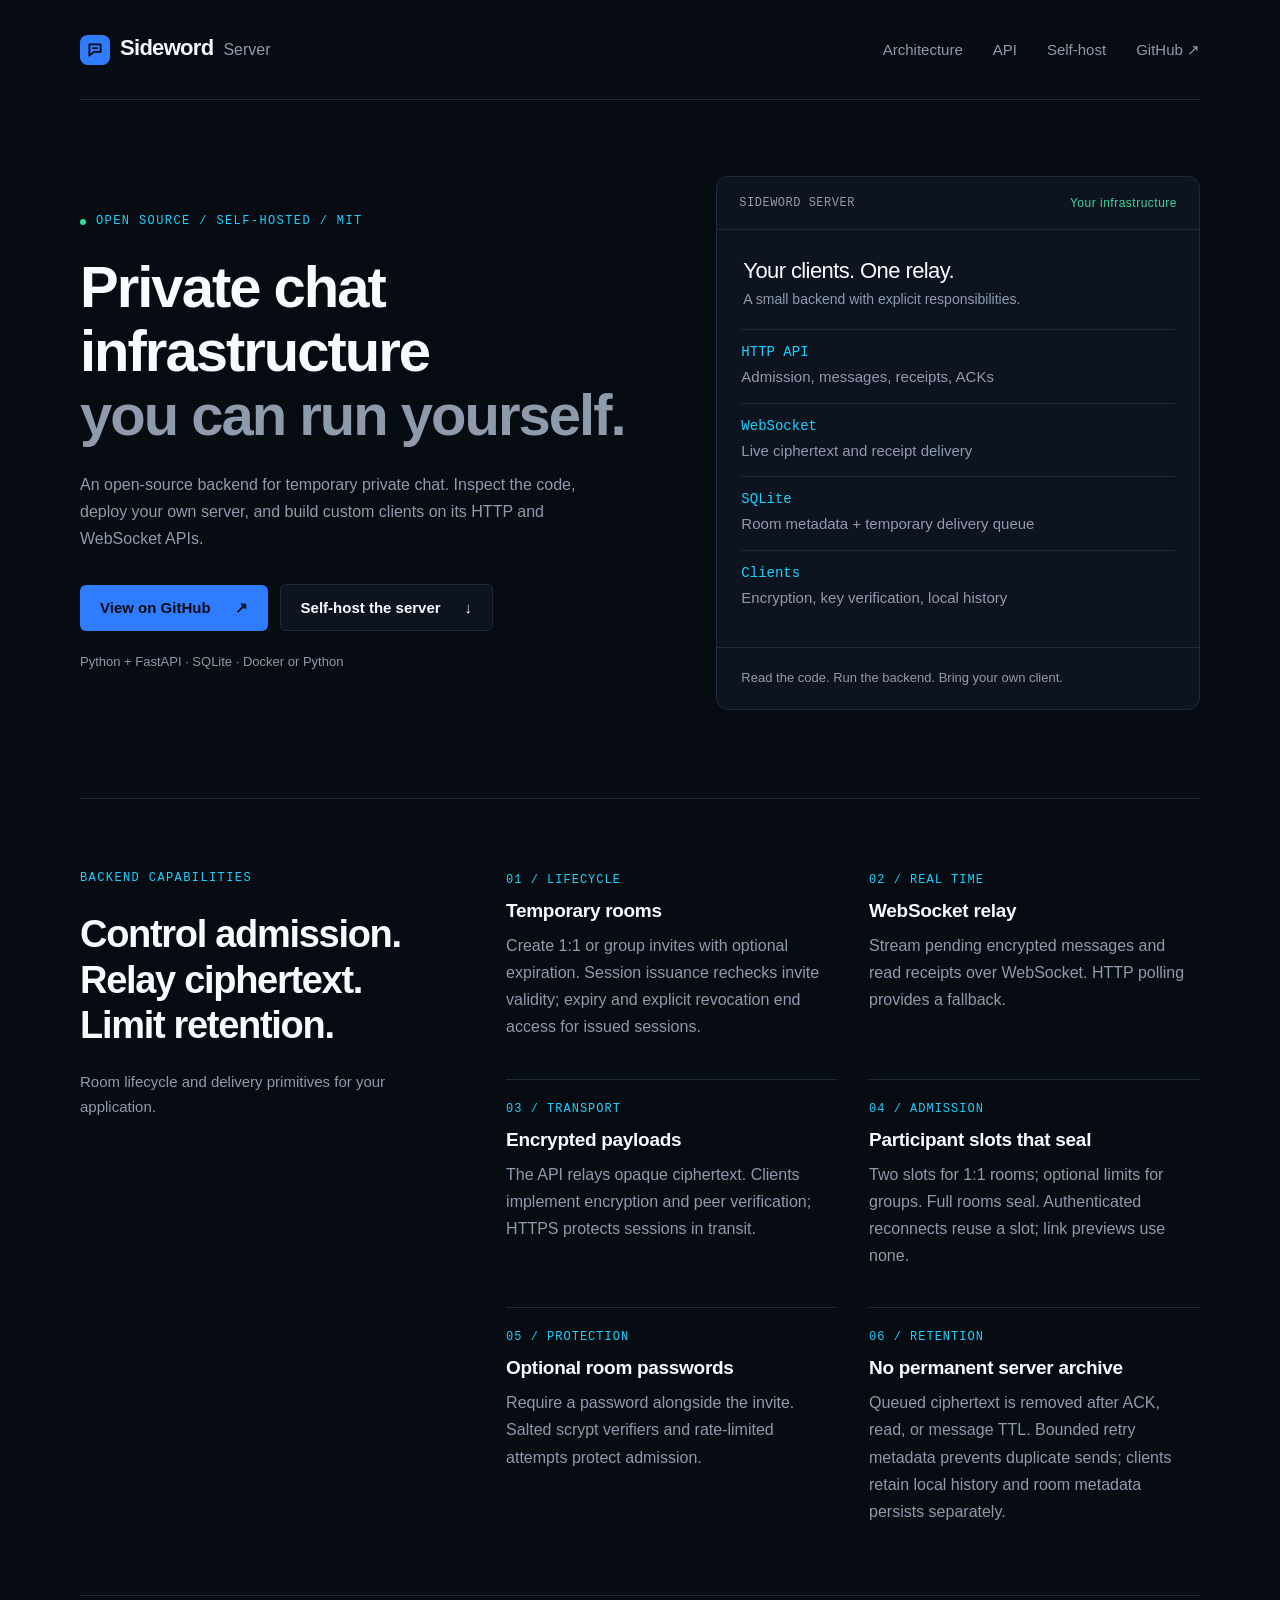
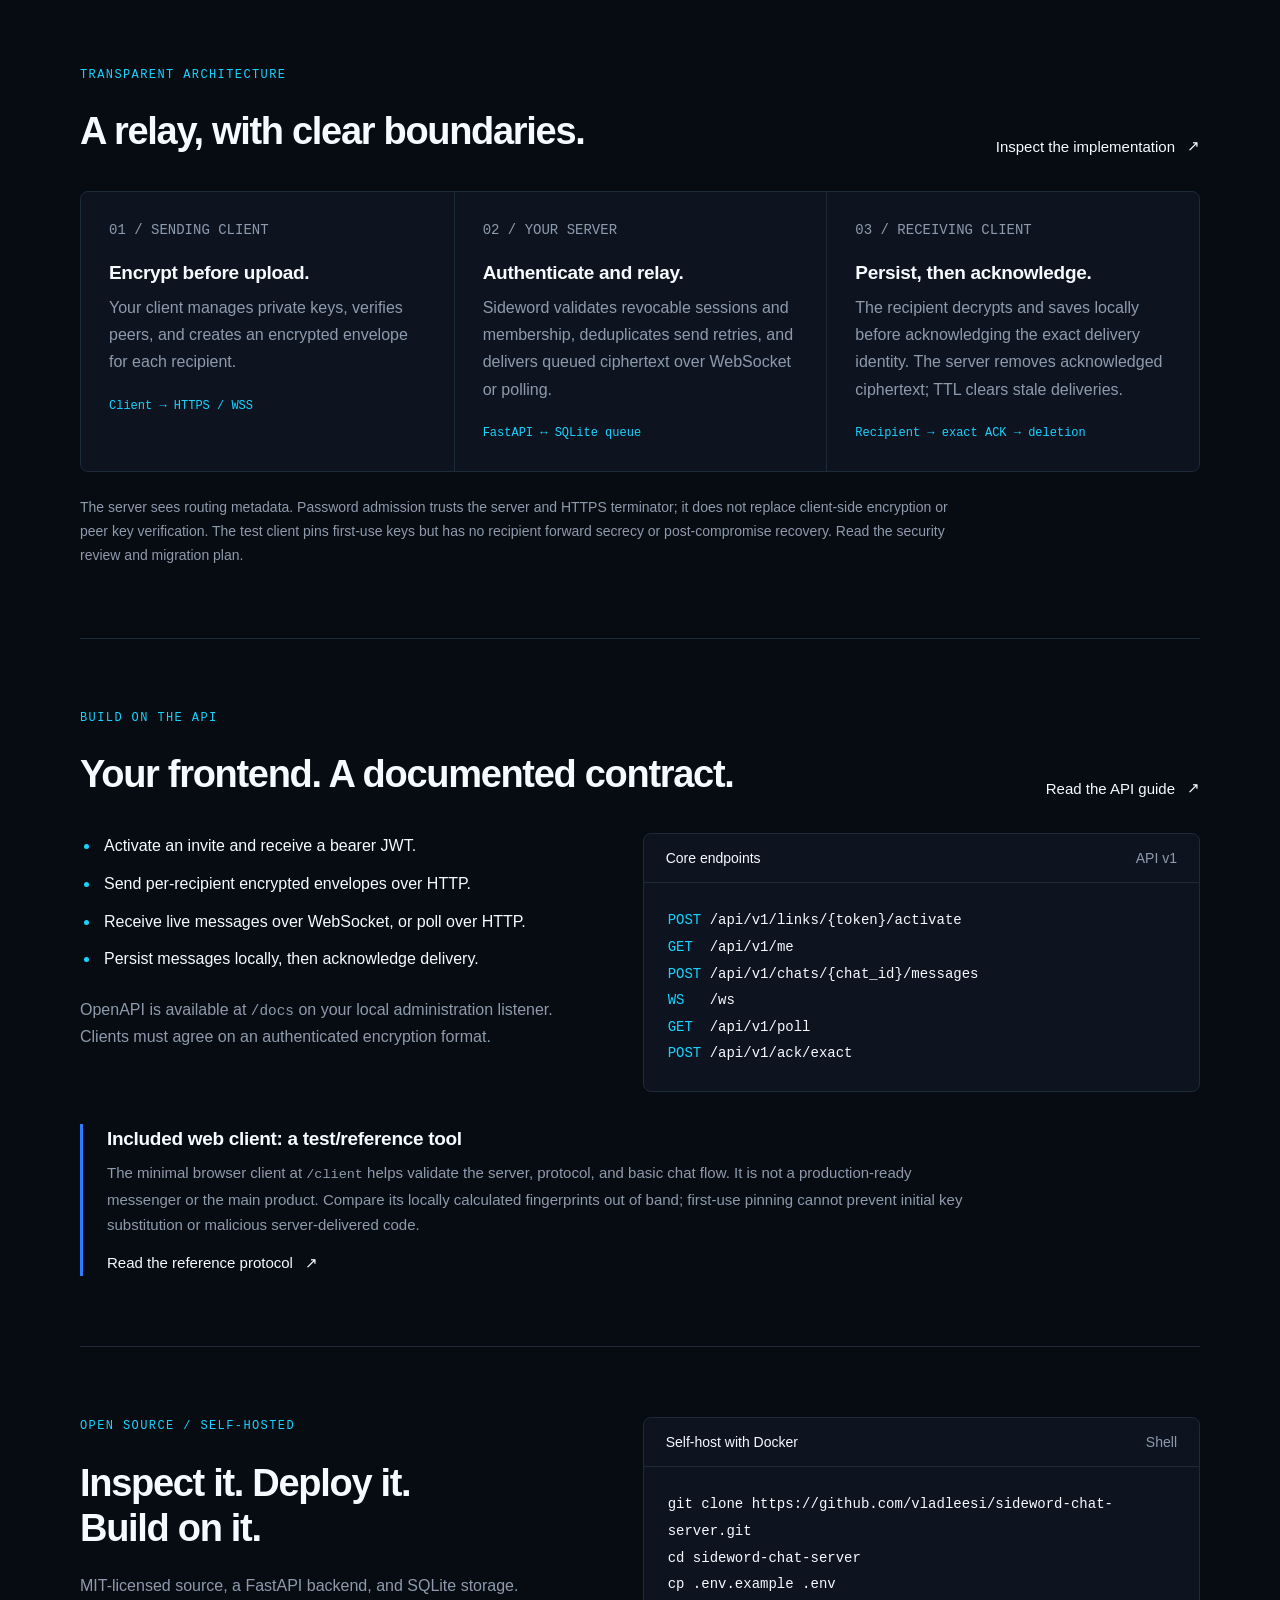
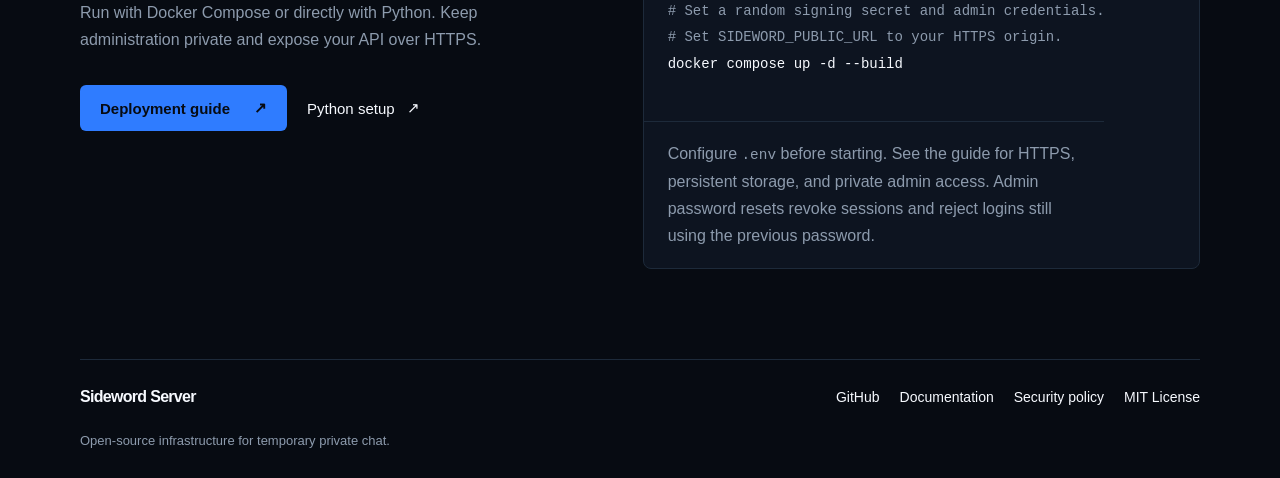
<file: docs/index.html>
<!doctype html>
<html lang="en">
<head>
  <meta charset="utf-8">
  <meta name="viewport" content="width=device-width, initial-scale=1">
  <meta name="color-scheme" content="dark">
  <meta name="theme-color" content="#070B12">
  <meta name="description" content="Open-source, self-hosted backend for temporary private chat. Build custom clients on HTTP and WebSocket APIs with expiring invites and encrypted payload relay.">
  <title>Sideword Server | Open-Source, Self-Hosted Chat Backend</title>
  <link rel="canonical" href="https://vladleesi.dev/sideword-chat-server/">
  <link rel="sitemap" type="application/xml" href="./sitemap.xml">
  <meta name="robots" content="index, follow, max-image-preview:large">
  <meta property="og:type" content="website">
  <meta property="og:site_name" content="Sideword Server">
  <meta property="og:locale" content="en_US">
  <meta property="og:title" content="Sideword Server | Open-Source, Self-Hosted Chat Backend">
  <meta property="og:description" content="Open-source, self-hosted backend for temporary private chat. Build custom clients on HTTP and WebSocket APIs with expiring invites and encrypted payload relay.">
  <meta property="og:url" content="https://vladleesi.dev/sideword-chat-server/">
  <meta property="og:image" content="https://vladleesi.dev/sideword-chat-server/social-card.png">
  <meta property="og:image:type" content="image/png">
  <meta property="og:image:width" content="1200">
  <meta property="og:image:height" content="630">
  <meta property="og:image:alt" content="Sideword Server. Open-source, self-hosted backend for temporary private chat. HTTP API, WebSocket relay, and expiring invites.">
  <meta name="twitter:card" content="summary_large_image">
  <meta name="twitter:title" content="Sideword Server | Open-Source, Self-Hosted Chat Backend">
  <meta name="twitter:description" content="Open-source, self-hosted backend for temporary private chat. Build custom clients on HTTP and WebSocket APIs with expiring invites and encrypted payload relay.">
  <meta name="twitter:image" content="https://vladleesi.dev/sideword-chat-server/social-card.png">
  <meta name="twitter:image:alt" content="Sideword Server. Open-source, self-hosted backend for temporary private chat. HTTP API, WebSocket relay, and expiring invites.">
  <link rel="icon" href="./mark.svg" type="image/svg+xml">
  <link rel="stylesheet" href="./site.css">
  <script type="application/ld+json">
{
  "@context": "https://schema.org",
  "@graph": [
    {
      "@type": "WebSite",
      "@id": "https://vladleesi.dev/sideword-chat-server/#website",
      "url": "https://vladleesi.dev/sideword-chat-server/",
      "name": "Sideword Server",
      "description": "Open-source, self-hosted backend for temporary private chat. Build custom clients on HTTP and WebSocket APIs with expiring invites and encrypted payload relay.",
      "inLanguage": "en"
    },
    {
      "@type": "WebPage",
      "@id": "https://vladleesi.dev/sideword-chat-server/#webpage",
      "url": "https://vladleesi.dev/sideword-chat-server/",
      "name": "Sideword Server | Open-Source, Self-Hosted Chat Backend",
      "description": "Open-source, self-hosted backend for temporary private chat. Build custom clients on HTTP and WebSocket APIs with expiring invites and encrypted payload relay.",
      "inLanguage": "en",
      "isPartOf": {
        "@id": "https://vladleesi.dev/sideword-chat-server/#website"
      },
      "about": {
        "@id": "https://vladleesi.dev/sideword-chat-server/#software"
      },
      "primaryImageOfPage": {
        "@type": "ImageObject",
        "url": "https://vladleesi.dev/sideword-chat-server/social-card.png",
        "width": 1200,
        "height": 630
      }
    },
    {
      "@type": "SoftwareSourceCode",
      "@id": "https://vladleesi.dev/sideword-chat-server/#software",
      "name": "Sideword Server",
      "description": "Open-source, self-hosted backend for temporary private chat. Build custom clients on HTTP and WebSocket APIs with expiring invites and encrypted payload relay.",
      "url": "https://vladleesi.dev/sideword-chat-server/",
      "codeRepository": "https://github.com/vladleesi/sideword-chat-server",
      "license": "https://opensource.org/license/mit",
      "programmingLanguage": [
        "Python",
        "JavaScript"
      ],
      "runtimePlatform": "Python 3.12+",
      "isAccessibleForFree": true
    }
  ]
}
  </script>
</head>
<body>
  <a class="skip-link" href="#main">Skip to content</a>
  <header class="header wrap">
    <a class="brand" href="./" aria-label="Sideword home"><img src="./mark.svg" width="30" height="30" alt="">Sideword <span class="brand-suffix">Server</span></a>
    <nav aria-label="Main navigation">
      <a href="#how-it-works">Architecture</a>
      <a href="#api">API</a>
      <a href="#deploy">Self-host</a>
      <a href="https://github.com/vladleesi/sideword-chat-server">GitHub <span aria-hidden="true">&#8599;</span></a>
    </nav>
  </header>
  <main id="main">
    <section class="hero wrap" aria-labelledby="hero-title">
      <div class="hero-copy">
        <p class="eyebrow"><span class="signal" aria-hidden="true"></span> Open source / Self-hosted / MIT</p>
        <h1 id="hero-title">Private chat infrastructure<br><span>you can run yourself.</span></h1>
        <p class="lead">An open-source backend for temporary private chat. Inspect the code, deploy your own server, and build custom clients on its HTTP and WebSocket APIs.</p>
        <div class="actions">
          <a class="button primary" href="https://github.com/vladleesi/sideword-chat-server">View on GitHub <span aria-hidden="true">&#8599;</span></a>
          <a class="button secondary" href="#deploy">Self-host the server <span aria-hidden="true">&#8595;</span></a>
        </div>
        <p class="footnote">Python + FastAPI &middot; SQLite &middot; Docker or Python</p>
      </div>
      <figure class="room" aria-labelledby="room-caption">
        <div class="room-top"><span class="mono">SIDEWORD SERVER</span><span class="sealed">Your infrastructure</span></div>
        <div class="room-heading"><span class="room-title">Your clients. One relay.</span><span class="muted">A small backend with explicit responsibilities.</span></div>
        <dl class="server-contract">
          <div><dt>HTTP API</dt><dd>Admission, messages, receipts, ACKs</dd></div>
          <div><dt>WebSocket</dt><dd>Live ciphertext and receipt delivery</dd></div>
          <div><dt>SQLite</dt><dd>Room metadata + temporary delivery queue</dd></div>
          <div><dt>Clients</dt><dd>Encryption, key verification, local history</dd></div>
        </dl>
        <figcaption id="room-caption">Read the code. Run the backend. Bring your own client.</figcaption>
      </figure>
    </section>
    <section class="features wrap" id="privacy" aria-labelledby="privacy-title">
      <div class="section-intro"><p class="eyebrow">Backend capabilities</p><h2 id="privacy-title">Control admission.<br>Relay ciphertext.<br>Limit retention.</h2><p>Room lifecycle and delivery primitives for your application.</p></div>
      <div class="feature-grid">
        <article><span class="number">01 / LIFECYCLE</span><h3>Temporary rooms</h3><p>Create 1:1 or group invites with optional expiration. Session issuance rechecks invite validity; expiry and explicit revocation end access for issued sessions.</p></article>
        <article><span class="number">02 / REAL TIME</span><h3>WebSocket relay</h3><p>Stream pending encrypted messages and read receipts over WebSocket. HTTP polling provides a fallback.</p></article>
        <article><span class="number">03 / TRANSPORT</span><h3>Encrypted payloads</h3><p>The API relays opaque ciphertext. Clients implement encryption and peer verification; HTTPS protects sessions in transit.</p></article>
        <article><span class="number">04 / ADMISSION</span><h3>Participant slots that seal</h3><p>Two slots for 1:1 rooms; optional limits for groups. Full rooms seal. Authenticated reconnects reuse a slot; link previews use none.</p></article>
        <article><span class="number">05 / PROTECTION</span><h3>Optional room passwords</h3><p>Require a password alongside the invite. Salted scrypt verifiers and rate-limited attempts protect admission.</p></article>
        <article><span class="number">06 / RETENTION</span><h3>No permanent server archive</h3><p>Queued ciphertext is removed after ACK, read, or message TTL. Bounded retry metadata prevents duplicate sends; clients retain local history and room metadata persists separately.</p></article>
      </div>
    </section>
    <section class="how wrap" id="how-it-works" aria-labelledby="how-title">
      <div class="section-heading"><div><p class="eyebrow">Transparent architecture</p><h2 id="how-title">A relay, with clear boundaries.</h2></div><a class="text-link" href="https://github.com/vladleesi/sideword-chat-server/tree/main/app">Inspect the implementation <span aria-hidden="true">&#8599;</span></a></div>
      <ol class="steps">
        <li><span class="step-number">01 / SENDING CLIENT</span><h3>Encrypt before upload.</h3><p>Your client manages private keys, verifies peers, and creates an encrypted envelope for each recipient.</p><code>Client &#8594; HTTPS / WSS</code></li>
        <li><span class="step-number">02 / YOUR SERVER</span><h3>Authenticate and relay.</h3><p>Sideword validates revocable sessions and membership, deduplicates send retries, and delivers queued ciphertext over WebSocket or polling.</p><code>FastAPI &#8596; SQLite queue</code></li>
        <li><span class="step-number">03 / RECEIVING CLIENT</span><h3>Persist, then acknowledge.</h3><p>The recipient decrypts and saves locally before acknowledging the exact delivery identity. The server removes acknowledged ciphertext; TTL clears stale deliveries.</p><code>Recipient &#8594; exact ACK &#8594; deletion</code></li>
      </ol>
      <p class="architecture-note">The server sees routing metadata. Password admission trusts the server and HTTPS terminator; it does not replace client-side encryption or peer key verification. The test client pins first-use keys but has no recipient forward secrecy or post-compromise recovery. <a href="https://github.com/vladleesi/sideword-chat-server/blob/main/docs/SECURITY_REVIEW.md">Read the security review and migration plan.</a></p>
    </section>
    <section class="developer wrap" id="api" aria-labelledby="api-title">
      <div class="section-heading"><div><p class="eyebrow">Build on the API</p><h2 id="api-title">Your frontend. A documented contract.</h2></div><a class="text-link" href="https://github.com/vladleesi/sideword-chat-server/blob/main/docs/API.md">Read the API guide <span aria-hidden="true">&#8599;</span></a></div>
      <div class="developer-grid">
        <div>
          <ul class="api-points">
            <li>Activate an invite and receive a bearer JWT.</li>
            <li>Send per-recipient encrypted envelopes over HTTP.</li>
            <li>Receive live messages over WebSocket, or poll over HTTP.</li>
            <li>Persist messages locally, then acknowledge delivery.</li>
          </ul>
          <p class="muted">OpenAPI is available at <code>/docs</code> on your local administration listener. Clients must agree on an authenticated encryption format.</p>
        </div>
        <div class="code-panel"><div class="code-heading">Core endpoints <span>API v1</span></div><pre tabindex="0" aria-label="Core HTTP and WebSocket endpoints"><code><span class="code-accent">POST</span> /api/v1/links/{token}/activate
<span class="code-accent">GET </span> /api/v1/me
<span class="code-accent">POST</span> /api/v1/chats/{chat_id}/messages
<span class="code-accent">WS  </span> /ws
<span class="code-accent">GET </span> /api/v1/poll
<span class="code-accent">POST</span> /api/v1/ack/exact</code></pre></div>
      </div>
      <aside class="reference-note"><h3>Included web client: a test/reference tool</h3><p>The minimal browser client at <code>/client</code> helps validate the server, protocol, and basic chat flow. It is not a production-ready messenger or the main product. Compare its locally calculated fingerprints out of band; first-use pinning cannot prevent initial key substitution or malicious server-delivered code.</p><a class="text-link" href="https://github.com/vladleesi/sideword-chat-server/blob/main/docs/PROTOCOL.md">Read the reference protocol <span aria-hidden="true">&#8599;</span></a></aside>
    </section>
    <section class="open-source wrap" id="deploy" aria-labelledby="source-title">
      <div><p class="eyebrow">Open source / Self-hosted</p><h2 id="source-title">Inspect it. Deploy it.<br>Build on it.</h2><p>MIT-licensed source, a FastAPI backend, and SQLite storage. Run with Docker Compose or directly with Python. Keep administration private and expose your API over HTTPS.</p><div class="actions"><a class="button primary" href="https://github.com/vladleesi/sideword-chat-server#public-access">Deployment guide <span aria-hidden="true">&#8599;</span></a><a class="text-link" href="https://github.com/vladleesi/sideword-chat-server#run-locally">Python setup <span aria-hidden="true">&#8599;</span></a></div></div>
      <div class="code-panel"><div class="code-heading">Self-host with Docker <span>Shell</span></div><pre tabindex="0" aria-label="Docker deployment commands"><code>git clone https://github.com/vladleesi/sideword-chat-server.git
cd sideword-chat-server
cp .env.example .env
<span class="code-comment"># Set a random signing secret and admin credentials.</span>
<span class="code-comment"># Set SIDEWORD_PUBLIC_URL to your HTTPS origin.</span>
docker compose up -d --build</code></pre><p class="code-note">Configure <code>.env</code> before starting. See the guide for HTTPS, persistent storage, and private admin access. Admin password resets revoke sessions and reject logins still using the previous password.</p></div>
    </section>
  </main>
  <footer class="footer wrap"><a class="brand" href="./">Sideword Server</a><nav aria-label="Project resources"><a href="https://github.com/vladleesi/sideword-chat-server">GitHub</a><a href="https://github.com/vladleesi/sideword-chat-server#readme">Documentation</a><a href="https://github.com/vladleesi/sideword-chat-server/blob/main/SECURITY.md">Security policy</a><a href="https://github.com/vladleesi/sideword-chat-server/blob/main/LICENSE">MIT License</a></nav><p>Open-source infrastructure for temporary private chat.</p></footer>
</body>
</html>
</file>
<file: docs/site.css>
:root {
  color-scheme: dark;
  --bg: #070B12;
  --surface: #0D1420;
  --elevated: #121C2A;
  --primary: #2F7CFF;
  --cyan: #19D3FF;
  --primary-hover: #4A8DFF;
  --text: #F7FAFF;
  --muted: #8D9BAD;
  --border: #1D2A3A;
  --success: #35D99A;
  --danger: #FF5570;
  font-family: -apple-system, BlinkMacSystemFont, "Segoe UI", sans-serif;
  background: var(--bg);
  color: var(--text);
}
* { box-sizing: border-box; }
body { margin: 0; }
a { color: inherit; text-decoration: none; }
a:hover { color: var(--cyan); }
a:focus-visible { outline: 2px solid var(--cyan); outline-offset: 6px; }
p { line-height: 1.7; }
h1, h2, h3, p, figure, dl { margin: 0; }
h1, h2, h3 { font-weight: 600; }
.wrap { width: min(1120px, calc(100% - 64px)); margin-inline: auto; }
.muted, .footnote { color: var(--muted); }
.mono, .number, .eyebrow { font-family: ui-monospace, SFMono-Regular, Consolas, monospace; }
.skip-link { position: absolute; left: 16px; top: -100px; padding: 12px; background: var(--elevated); z-index: 2; }
.skip-link:focus { top: 12px; }
.header { display: flex; align-items: center; justify-content: space-between; min-height: 100px; border-bottom: 1px solid var(--border); gap: 24px; }
.brand { display: inline-flex; align-items: baseline; flex-shrink: 0; white-space: nowrap; gap: 10px; font-size: 22px; font-weight: 650; letter-spacing: -.7px; }
.brand img { align-self: center; }
.header nav { display: flex; gap: 30px; font-size: 15px; color: var(--muted); }
.hero { display: grid; grid-template-columns: 1.2fr 1fr; gap: 56px; align-items: center; padding-block: 76px 88px; }
.eyebrow { display: flex; align-items: center; gap: 10px; font-size: 12px; line-height: 1.6; text-transform: uppercase; letter-spacing: 1.4px; color: var(--cyan); margin-bottom: 24px; }
.signal { width: 6px; height: 6px; border-radius: 50%; background: var(--success); flex-shrink: 0; }
h1 { font-size: clamp(38px, 4.6vw, 58px); line-height: 1.1; letter-spacing: -2px; }
h1 span { color: var(--muted); }
.lead { max-width: 540px; margin-top: 24px; color: var(--muted); font-size: 16px; }
.hero .actions { gap: 12px; }
.actions { display: flex; gap: 26px; align-items: center; flex-wrap: wrap; margin-top: 32px; }
.button { display: inline-flex; align-items: center; justify-content: space-between; gap: 24px; padding: 14px 20px; border-radius: 6px; font-size: 15px; font-weight: 650; }
.primary { background: var(--primary); color: var(--bg); }
.primary:hover { background: var(--primary-hover); color: var(--bg); }
.text-link { display: inline-flex; align-items: center; gap: 12px; font-size: 15px; }
.footnote { margin-top: 20px; font-size: 13px; }
.room { background: var(--surface); border: 1px solid var(--border); border-radius: 12px; position: relative; }
.room-top { display: flex; align-items: center; justify-content: space-between; gap: 12px; padding: 19px 22px; border-bottom: 1px solid var(--border); font-size: 12px; letter-spacing: .5px; color: var(--muted); }
.sealed { color: var(--success); display: flex; gap: 6px; align-items: center; }
.room-heading { padding: 28px 26px 22px; display: flex; flex-direction: column; gap: 7px; font-size: 14px; }
.room-title { font-size: 22px; letter-spacing: -.6px; }
figcaption { padding: 20px 24px; border-top: 1px solid var(--border); font-size: 13px; line-height: 1.6; color: var(--muted); }
.features { display: grid; grid-template-columns: .8fr 1.5fr; gap: 56px; padding-block: 70px; border-top: 1px solid var(--border); }
h2 { font-size: clamp(28px, 3vw, 38px); line-height: 1.2; letter-spacing: -1.3px; }
.section-intro > p:last-child { margin-top: 20px; font-size: 15px; color: var(--muted); }
.feature-grid { display: grid; grid-template-columns: repeat(2, minmax(0, 1fr)); gap: 38px 32px; }
.number { font-size: 12px; letter-spacing: 1px; color: var(--cyan); }
h3 { font-size: 19px; letter-spacing: -.3px; margin: 13px 0 10px; }
.feature-grid p, .steps p { color: var(--muted); font-size: 16px; }
.how { padding-block: 70px; border-top: 1px solid var(--border); }
.section-heading { display: flex; justify-content: space-between; align-items: end; gap: 24px; }
.section-heading > span { font-size: 12px; letter-spacing: 1px; }
.steps { list-style: none; padding: 0; margin: 36px 0 0; display: grid; grid-template-columns: repeat(3, minmax(0, 1fr)); border: 1px solid var(--border); border-radius: 8px; background: var(--surface); }
.steps li { padding: 28px; }
.steps li + li { border-left: 1px solid var(--border); }
.step-number { font-family: ui-monospace, monospace; color: var(--muted); font-size: 14px; }
.steps h3 { margin-top: 24px; }
.open-source { display: grid; grid-template-columns: minmax(0, 1fr) minmax(0, 1.1fr); gap: 56px; padding-block: 70px 90px; border-top: 1px solid var(--border); }
.open-source > div > p:not(.eyebrow) { color: var(--muted); font-size: 16px; margin-top: 20px; max-width: 460px; }
.open-source .actions { gap: 20px; }
.footer { display: flex; align-items: center; gap: 24px; justify-content: space-between; padding-block: 28px; border-top: 1px solid var(--border); }
.footer .brand { font-size: 16px; }
.footer p { color: var(--muted); font-size: 13px; }

.brand-suffix { color: var(--muted); font-size: 16px; font-weight: 400; letter-spacing: 0; }
.header nav, .footer nav { flex-wrap: wrap; }
.hero > *, .features > *, .developer-grid > *, .open-source > * { min-width: 0; }
.secondary { border: 1px solid var(--border); background: var(--surface); }
.secondary:hover { border-color: var(--primary); color: var(--text); background: var(--elevated); }
.server-contract { padding: 0 24px 24px; }
.server-contract > div { padding-block: 14px; border-top: 1px solid var(--border); }
.server-contract dt { font-family: ui-monospace, monospace; color: var(--cyan); font-size: 14px; }
.server-contract dd { margin: 6px 0 0; font-size: 15px; line-height: 1.5; color: var(--muted); }
.feature-grid article { border-top: 1px solid var(--border); padding-top: 18px; }
.feature-grid article:nth-child(-n+2) { border-top: 0; padding-top: 0; }
.steps code { display: block; font-size: 12px; line-height: 1.7; color: var(--cyan); margin-top: 20px; overflow-wrap: anywhere; }
.architecture-note { color: var(--muted); font-size: 14px; margin-top: 24px; max-width: 880px; }
.developer { padding-block: 70px; border-top: 1px solid var(--border); }
.developer-grid { display: grid; grid-template-columns: minmax(0, 1fr) minmax(0, 1.1fr); gap: 56px; align-items: start; margin-top: 36px; }
.api-points { margin: 0 0 24px; padding-left: 20px; line-height: 1.6; }
.api-points li { margin-bottom: 12px; padding-left: 4px; }
.api-points li::marker { color: var(--cyan); }
code { font-family: ui-monospace, SFMono-Regular, Consolas, monospace; font-size: .9em; }
.code-panel { border: 1px solid var(--border); border-radius: 8px; background: var(--surface); overflow: hidden; align-self: start; }
.code-heading { padding: 16px 22px; display: flex; flex-wrap: wrap; gap: 12px; justify-content: space-between; border-bottom: 1px solid var(--border); font-size: 14px; }
.code-heading span { color: var(--muted); }
pre { margin: 0; padding: 24px; line-height: 1.9; font-size: 14px; white-space: pre-wrap; overflow-wrap: anywhere; }
pre code { font-size: inherit; }
pre:focus-visible { outline: 2px solid var(--cyan); outline-offset: -3px; }
.code-accent { color: var(--cyan); }
.code-comment { color: var(--muted); }
.code-note { border-top: 1px solid var(--border); padding: 18px 24px; font-size: 13px; color: var(--muted); }
.reference-note { margin-top: 32px; border-left: 3px solid var(--primary); padding: 4px 0 4px 24px; }
.reference-note h3 { margin-top: 0; }
.reference-note p { color: var(--muted); font-size: 15px; max-width: 870px; }
.reference-note a { margin-top: 16px; }
.footer { flex-wrap: wrap; }
.footer nav { display: flex; gap: 20px; font-size: 14px; }
.footer p { flex-basis: 100%; }

@media (max-width: 900px) {
  .hero { gap: 36px; padding-block: 70px 90px; }
  h1 { letter-spacing: -2px; }
  .features { grid-template-columns: 1fr; gap: 36px; }
  .hero { grid-template-columns: 1fr; }
  .hero-copy { max-width: 720px; }
  .room { width: 100%; }
  .developer-grid { gap: 32px; }
  .section-intro { max-width: 460px; }
  .open-source { gap: 40px; }
}
@media (max-width: 650px) {
  .wrap { width: calc(100% - 36px); }
  .header { min-height: 82px; flex-wrap: wrap; padding-block: 18px; gap: 18px; }
  .header nav { gap: 20px; font-size: 14px; }
  .hero { grid-template-columns: 1fr; gap: 48px; padding-block: 50px 74px; }
  h1 { font-size: clamp(36px, 9vw, 52px); }
  .lead { font-size: 15px; }
  .room { width: 100%; }
  .features, .how, .developer, .open-source { padding-block: 48px; }
  .feature-grid { gap: 30px; }
  .section-heading { display: block; }
  .section-heading > span, .section-heading > a { display: block; margin-top: 20px; }
  .steps, .open-source, .developer-grid { grid-template-columns: 1fr; }
  .steps li + li { border-left: 0; border-top: 1px solid var(--border); }
  .steps h3 { margin-top: 16px; }
  .footer { flex-wrap: wrap; gap: 16px; }
  .footer p { width: 100%; order: 3; }
}
@media (max-width: 460px) {
  .feature-grid { grid-template-columns: 1fr; }
  .actions { gap: 20px; }
}
</file>
